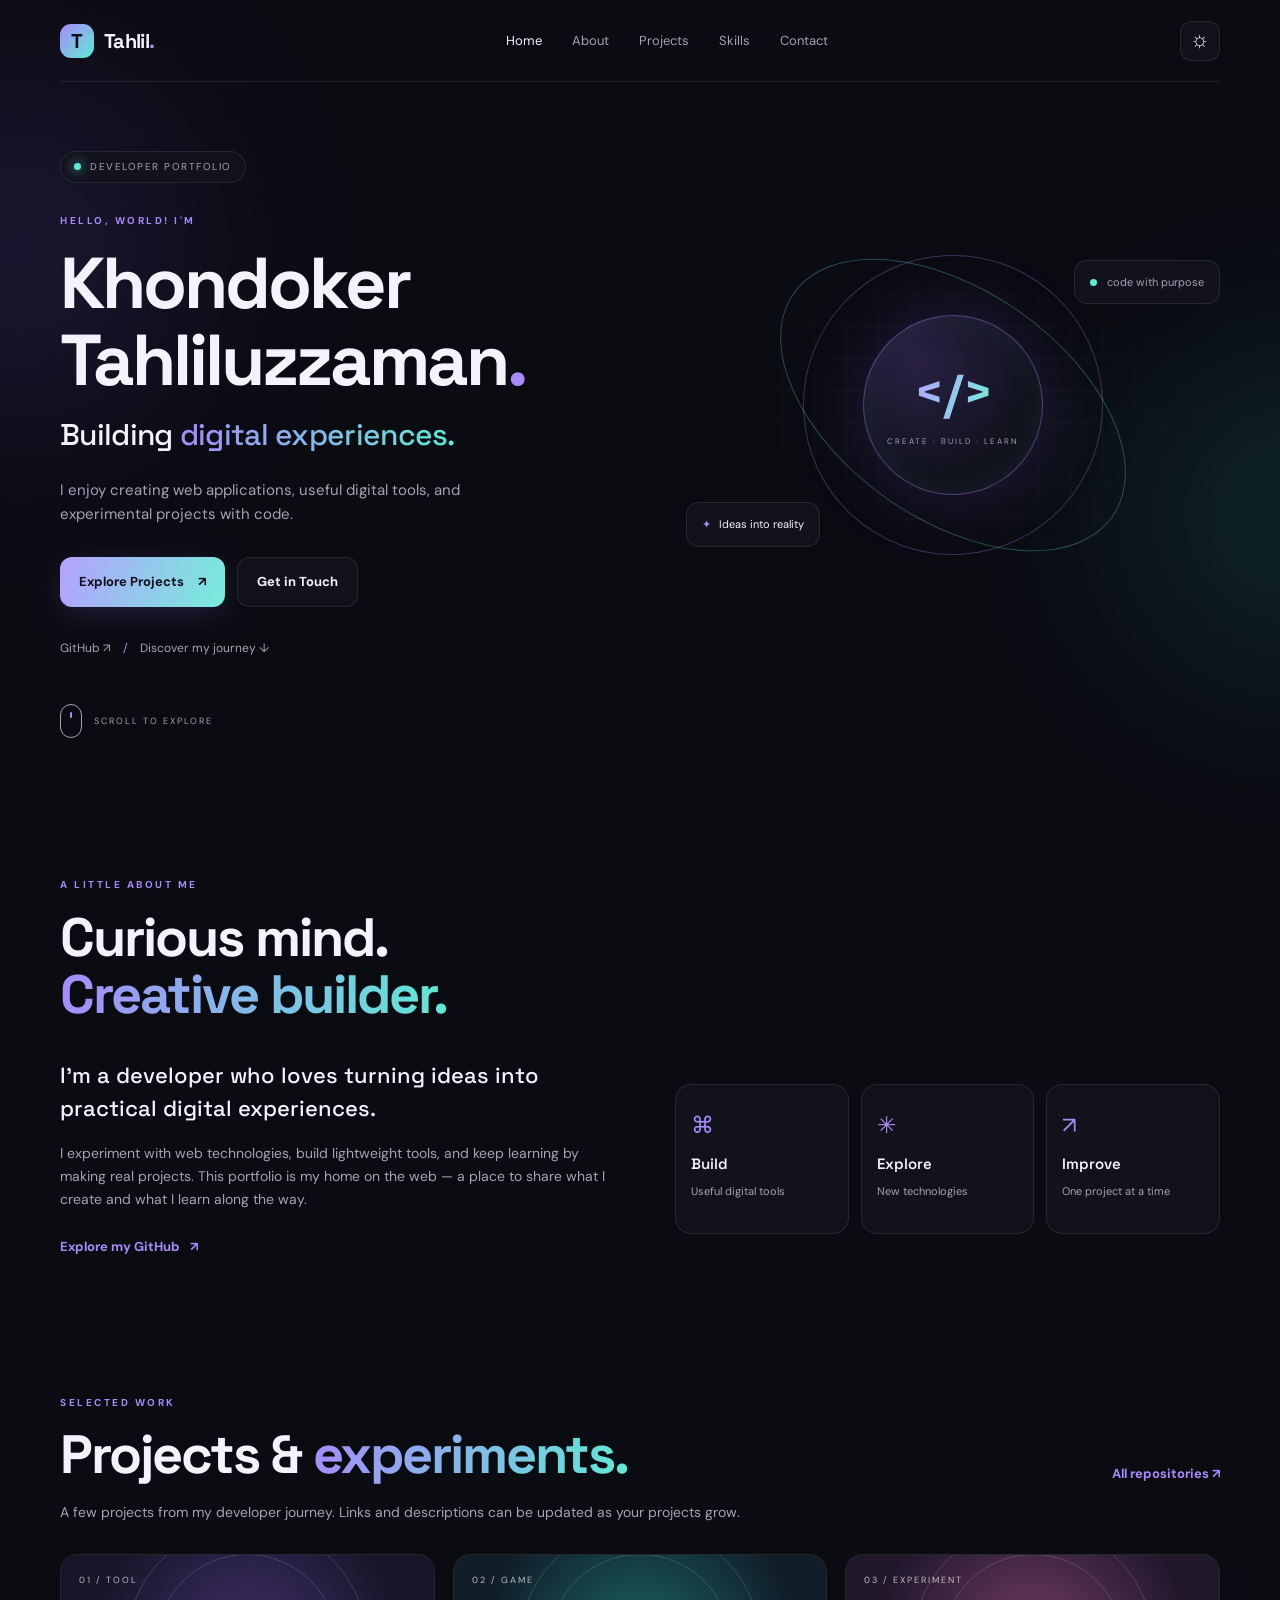
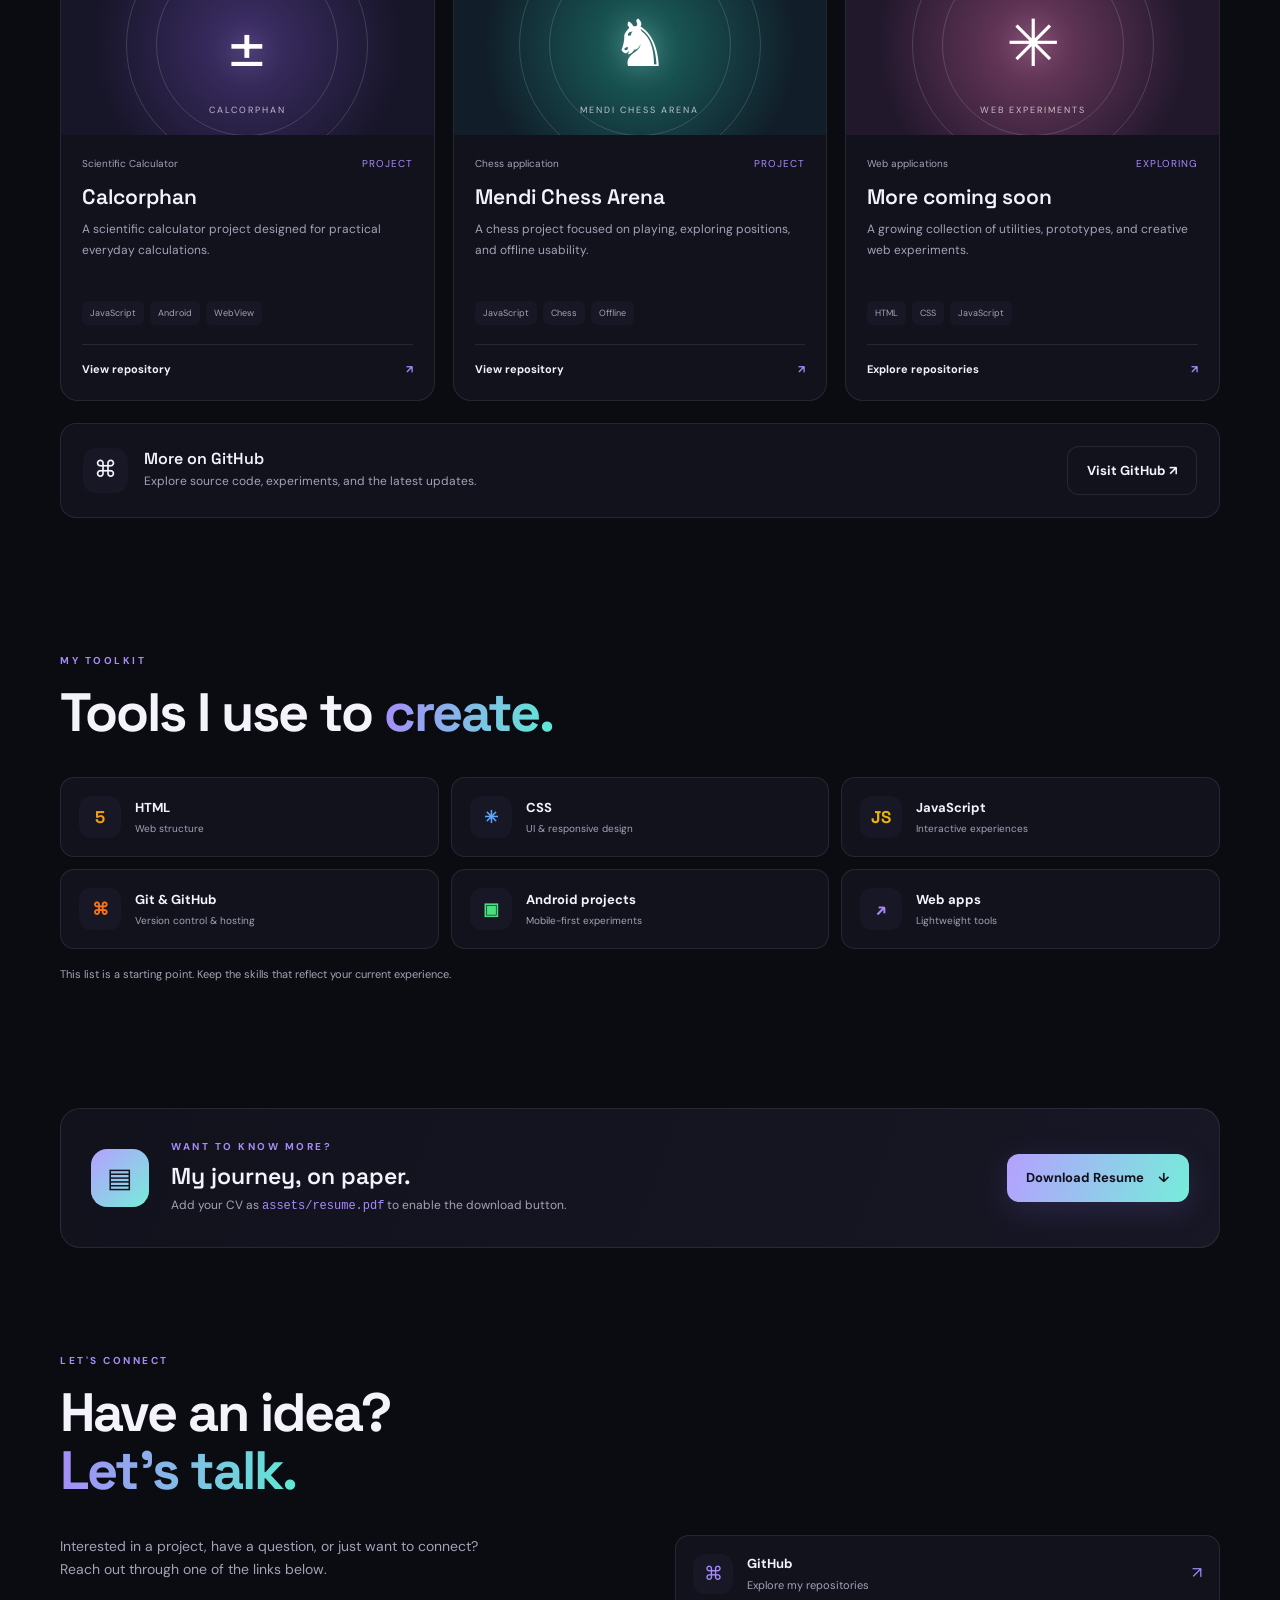
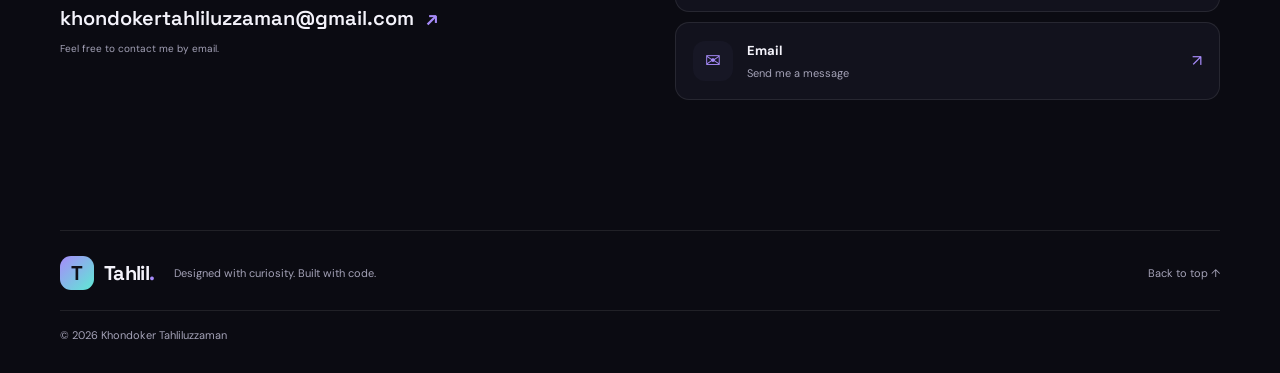
<file: index-1.html>
<!DOCTYPE html>
<html lang="en">
<head>
  <meta charset="UTF-8">
  <meta name="viewport" content="width=device-width, initial-scale=1.0">
  <meta name="theme-color" content="#0b0b12">
  <meta name="description" content="The personal developer portfolio of Khondoker Tahliluzzaman. Explore projects, skills and experiments.">
  <title>Khondoker Tahliluzzaman | Developer Portfolio</title>
  <link rel="preconnect" href="https://fonts.googleapis.com">
  <link rel="preconnect" href="https://fonts.gstatic.com" crossorigin>
  <link href="https://fonts.googleapis.com/css2?family=DM+Sans:wght@400;500;600;700&family=Space+Grotesk:wght@400;500;600;700&display=swap" rel="stylesheet">
  <link rel="stylesheet" href="styles.css">
  <script src="script.js" defer></script>
</head>
<body>
  <div class="ambient ambient-one"></div>
  <div class="ambient ambient-two"></div>

  <header class="navbar">
    <a class="logo" href="#home" aria-label="Khondoker Tahliluzzaman home">
      <span class="logo-mark">T</span><span>Tahlil<span class="accent">.</span></span>
    </a>
    <button class="menu-toggle" id="menu-toggle" aria-label="Toggle navigation" aria-expanded="false">
      <span></span><span></span><span></span>
    </button>
    <nav class="nav-links" id="nav-links">
      <a href="#home" class="nav-link active">Home</a>
      <a href="#about" class="nav-link">About</a>
      <a href="#projects" class="nav-link">Projects</a>
      <a href="#skills" class="nav-link">Skills</a>
      <a href="#contact" class="nav-link">Contact</a>
    </nav>
    <button class="theme-toggle" id="theme-toggle" aria-label="Switch color theme" title="Switch theme">
      <span id="theme-icon">☼</span>
    </button>
  </header>

  <main>
    <section class="hero section" id="home">
      <div class="hero-content reveal">
        <div class="status-pill"><span class="status-dot"></span> DEVELOPER PORTFOLIO</div>
        <p class="eyebrow">HELLO, WORLD! I'M</p>
        <h1>Khondoker Tahliluzzaman<span class="accent">.</span></h1>
        <h2 class="hero-subtitle">Building <span class="gradient-text">digital experiences.</span></h2>
        <p class="hero-description">I enjoy creating web applications, useful digital tools, and experimental projects with code.</p>
        <div class="hero-actions">
          <a href="#projects" class="btn btn-primary">Explore Projects <span>↗</span></a>
          <a href="#contact" class="btn btn-secondary">Get in Touch</a>
        </div>
        <div class="hero-socials">
          <a href="https://github.com/Tahliluzzaman" target="_blank" rel="noopener noreferrer">GitHub ↗</a>
          <span class="social-separator">/</span><a href="#about">Discover my journey ↓</a>
        </div>
      </div>
      <div class="hero-visual reveal" aria-label="Decorative digital illustration">
        <div class="orbit orbit-one"></div><div class="orbit orbit-two"></div>
        <div class="visual-core"><span class="core-symbol">&lt;/&gt;</span><span class="core-caption">CREATE · BUILD · LEARN</span></div>
        <div class="float-card card-code"><span class="mini-dot"></span> code with purpose</div>
        <div class="float-card card-build">✦ <span>Ideas into reality</span></div>
        <div class="visual-grid"></div>
      </div>
      <a class="scroll-cue" href="#about"><span></span> SCROLL TO EXPLORE</a>
    </section>

    <section class="section content-section" id="about">
      <div class="section-heading reveal"><p class="eyebrow">A LITTLE ABOUT ME</p><h2>Curious mind.<br><span class="gradient-text">Creative builder.</span></h2></div>
      <div class="about-layout">
        <div class="about-copy reveal">
          <p class="lead">I’m a developer who loves turning ideas into practical digital experiences.</p>
          <p>I experiment with web technologies, build lightweight tools, and keep learning by making real projects. This portfolio is my home on the web — a place to share what I create and what I learn along the way.</p>
          <a class="text-link" href="https://github.com/Tahliluzzaman" target="_blank" rel="noopener noreferrer">Explore my GitHub <span>↗</span></a>
        </div>
        <div class="about-stats reveal">
          <div class="stat-card"><span class="stat-icon">⌘</span><strong>Build</strong><span>Useful digital tools</span></div>
          <div class="stat-card"><span class="stat-icon">✳</span><strong>Explore</strong><span>New technologies</span></div>
          <div class="stat-card"><span class="stat-icon">↗</span><strong>Improve</strong><span>One project at a time</span></div>
        </div>
      </div>
    </section>

    <section class="section content-section" id="projects">
      <div class="section-heading section-heading-row reveal">
        <div><p class="eyebrow">SELECTED WORK</p><h2>Projects & <span class="gradient-text">experiments.</span></h2></div>
        <a class="text-link" href="https://github.com/Tahliluzzaman?tab=repositories" target="_blank" rel="noopener noreferrer">All repositories ↗</a>
      </div>
      <p class="section-intro reveal">A few projects from my developer journey. Links and descriptions can be updated as your projects grow.</p>
      <div class="project-grid" id="project-grid">
        <article class="project-card reveal">
          <div class="project-art art-calculator"><span class="art-label">01 / TOOL</span><span class="art-symbol">±</span><span class="art-caption">CALCORPHAN</span></div>
          <div class="project-info"><div class="project-meta"><span>Scientific Calculator</span><span class="project-status">PROJECT</span></div><h3>Calcorphan</h3><p>A scientific calculator project designed for practical everyday calculations.</p><div class="tag-list"><span>JavaScript</span><span>Android</span><span>WebView</span></div><a class="project-link" href="https://github.com/Tahliluzzaman/Calcorphan" target="_blank" rel="noopener noreferrer">View repository <span>↗</span></a></div>
        </article>
        <article class="project-card reveal">
          <div class="project-art art-chess"><span class="art-label">02 / GAME</span><span class="art-symbol">♞</span><span class="art-caption">MENDI CHESS ARENA</span></div>
          <div class="project-info"><div class="project-meta"><span>Chess application</span><span class="project-status">PROJECT</span></div><h3>Mendi Chess Arena</h3><p>A chess project focused on playing, exploring positions, and offline usability.</p><div class="tag-list"><span>JavaScript</span><span>Chess</span><span>Offline</span></div><a class="project-link" href="https://github.com/Tahliluzzaman/personal-chess-toolkit" target="_blank" rel="noopener noreferrer">View repository <span>↗</span></a></div>
        </article>
        <article class="project-card reveal">
          <div class="project-art art-lab"><span class="art-label">03 / EXPERIMENT</span><span class="art-symbol">✳</span><span class="art-caption">WEB EXPERIMENTS</span></div>
          <div class="project-info"><div class="project-meta"><span>Web applications</span><span class="project-status">EXPLORING</span></div><h3>More coming soon</h3><p>A growing collection of utilities, prototypes, and creative web experiments.</p><div class="tag-list"><span>HTML</span><span>CSS</span><span>JavaScript</span></div><a class="project-link" href="https://github.com/Tahliluzzaman?tab=repositories" target="_blank" rel="noopener noreferrer">Explore repositories <span>↗</span></a></div>
        </article>
      </div>
      <div class="github-cta reveal"><div class="github-cta-icon">⌘</div><div><h3>More on GitHub</h3><p>Explore source code, experiments, and the latest updates.</p></div><a class="btn btn-secondary" href="https://github.com/Tahliluzzaman" target="_blank" rel="noopener noreferrer">Visit GitHub ↗</a></div>
    </section>

    <section class="section content-section" id="skills">
      <div class="section-heading reveal"><p class="eyebrow">MY TOOLKIT</p><h2>Tools I use to <span class="gradient-text">create.</span></h2></div>
      <div class="skills-grid reveal">
        <div class="skill-item"><span class="skill-icon html-icon">5</span><div><strong>HTML</strong><small>Web structure</small></div></div>
        <div class="skill-item"><span class="skill-icon css-icon">✳</span><div><strong>CSS</strong><small>UI & responsive design</small></div></div>
        <div class="skill-item"><span class="skill-icon js-icon">JS</span><div><strong>JavaScript</strong><small>Interactive experiences</small></div></div>
        <div class="skill-item"><span class="skill-icon git-icon">⌘</span><div><strong>Git & GitHub</strong><small>Version control & hosting</small></div></div>
        <div class="skill-item"><span class="skill-icon android-icon">▣</span><div><strong>Android projects</strong><small>Mobile-first experiments</small></div></div>
        <div class="skill-item"><span class="skill-icon pwa-icon">↗</span><div><strong>Web apps</strong><small>Lightweight tools</small></div></div>
      </div>
      <p class="skill-note">This list is a starting point. Keep the skills that reflect your current experience.</p>
    </section>

    <section class="section resume-section" id="resume">
      <div class="resume-panel reveal"><div class="resume-icon">▤</div><div class="resume-copy"><p class="eyebrow">WANT TO KNOW MORE?</p><h2>My journey, on paper.</h2><p>Add your CV as <code>assets/resume.pdf</code> to enable the download button.</p></div><a class="btn btn-primary" href="assets/resume.pdf" download>Download Resume <span>↓</span></a></div>
    </section>

    <section class="section content-section contact-section" id="contact">
      <div class="section-heading reveal"><p class="eyebrow">LET'S CONNECT</p><h2>Have an idea?<br><span class="gradient-text">Let's talk.</span></h2></div>
      <div class="contact-layout">
        <div class="contact-copy reveal"><p>Interested in a project, have a question, or just want to connect? Reach out through one of the links below.</p><a class="contact-email" href="mailto:khondokertahliluzzaman@gmail.com">khondokertahliluzzaman@gmail.com <span>↗</span></a><p class="email-note">Feel free to contact me by email.</p></div>
        <div class="contact-links reveal"><a href="https://github.com/Tahliluzzaman" target="_blank" rel="noopener noreferrer"><span class="contact-link-icon">⌘</span><span><strong>GitHub</strong><small>Explore my repositories</small></span><span class="contact-arrow">↗</span></a><a href="mailto:khondokertahliluzzaman@gmail.com"><span class="contact-link-icon">✉</span><span><strong>Email</strong><small>Send me a message</small></span><span class="contact-arrow">↗</span></a></div>
      </div>
    </section>
  </main>

  <footer class="footer"><a class="logo" href="#home"><span class="logo-mark">T</span><span>Tahlil<span class="accent">.</span></span></a><p>Designed with curiosity. Built with code.</p><a href="#home" class="back-top">Back to top ↑</a><span class="copyright">© <span id="year"></span> Khondoker Tahliluzzaman</span></footer>
</body>
</html>
</file>
<file: styles.css>
/* Premium Developer Portfolio */
:root{color-scheme:dark;--bg:#0b0b12;--surface:#12121d;--surface2:#171725;--text:#f4f3fb;--muted:#a4a2b7;--line:rgba(255,255,255,.09);--accent:#a78bfa;--accent2:#5eead4;--shadow:0 24px 80px rgba(0,0,0,.22)}
:root[data-theme="light"]{color-scheme:light;--bg:#f7f7fb;--surface:#fff;--surface2:#efeff8;--text:#171725;--muted:#65657b;--line:rgba(24,24,45,.12);--accent:#7551d9;--accent2:#0d9e91;--shadow:0 24px 70px rgba(39,32,70,.09)}
*{box-sizing:border-box;margin:0;padding:0}html{scroll-behavior:smooth;scroll-padding-top:90px}body{font-family:"DM Sans",sans-serif;background:var(--bg);color:var(--text);line-height:1.65;overflow-x:hidden;transition:background .3s,color .3s}a{color:inherit;text-decoration:none}button{font:inherit}.accent{color:var(--accent)}.gradient-text{background:linear-gradient(100deg,var(--accent),var(--accent2));-webkit-background-clip:text;background-clip:text;color:transparent}.ambient{position:absolute;pointer-events:none;border-radius:50%;filter:blur(100px);opacity:.14;z-index:-1}.ambient-one{width:340px;height:340px;background:#865dff;top:80px;left:-150px}.ambient-two{width:330px;height:330px;background:#20cbb5;top:350px;right:-180px}
.navbar{height:82px;max-width:1160px;width:calc(100% - 48px);margin:auto;display:flex;align-items:center;justify-content:space-between;border-bottom:1px solid var(--line);position:relative;z-index:10}.logo{display:flex;align-items:center;gap:10px;font:700 20px "Space Grotesk",sans-serif;letter-spacing:-.7px}.logo-mark{display:grid;place-items:center;width:34px;height:34px;border-radius:11px;background:linear-gradient(135deg,#a78bfa,#5eead4);color:#10101a;font-weight:700}.nav-links{display:flex;align-items:center;gap:30px}.nav-link{font-size:13px;color:var(--muted);transition:color .2s}.nav-link:hover,.nav-link.active{color:var(--text)}.theme-toggle,.menu-toggle{width:40px;height:40px;border:1px solid var(--line);border-radius:12px;background:var(--surface);color:var(--text);cursor:pointer;font-size:22px;display:grid;place-items:center}.menu-toggle{display:none}.section{max-width:1160px;width:calc(100% - 48px);margin:0 auto}.hero{min-height:690px;display:grid;grid-template-columns:1.08fr .92fr;align-items:center;position:relative;padding-top:50px;padding-bottom:95px}.hero-content{position:relative;z-index:2}.status-pill{display:inline-flex;align-items:center;gap:9px;border:1px solid var(--line);border-radius:50px;padding:7px 13px;font-size:10px;letter-spacing:1.5px;color:var(--muted);margin-bottom:30px;background:var(--surface)}.status-dot{width:7px;height:7px;background:#5eead4;border-radius:50%;box-shadow:0 0 12px #5eead4}.eyebrow{font-size:10px;letter-spacing:2.5px;font-weight:700;color:var(--accent);margin-bottom:15px}.hero h1,.section-heading h2{font:700 clamp(42px,6vw,72px)/1.07 "Space Grotesk",sans-serif;letter-spacing:-3px}.hero-subtitle{font:500 clamp(20px,2.8vw,30px)/1.4 "Space Grotesk",sans-serif;letter-spacing:-.7px;margin-top:15px}.hero-description{color:var(--muted);max-width:480px;margin-top:22px;font-size:15px}.hero-actions{display:flex;gap:12px;flex-wrap:wrap;margin-top:30px}.btn{display:inline-flex;align-items:center;justify-content:center;gap:14px;padding:13px 19px;border-radius:12px;font-size:13px;font-weight:700;transition:transform .2s,box-shadow .2s,border-color .2s}.btn:hover{transform:translateY(-3px)}.btn-primary{color:#11101b;background:linear-gradient(110deg,#b5a0ff,#75edda);box-shadow:0 8px 30px rgba(137,118,240,.17)}.btn-primary:hover{box-shadow:0 12px 34px rgba(137,118,240,.28)}.btn-secondary{border:1px solid var(--line);background:var(--surface);color:var(--text)}.hero-socials{display:flex;gap:12px;align-items:center;margin-top:32px;font-size:12px;color:var(--muted)}.hero-socials a:hover,.text-link:hover{color:var(--accent)}.social-separator{color:var(--accent)}
.hero-visual{height:420px;position:relative;display:grid;place-items:center}.visual-grid{position:absolute;inset:35px 0;background-image:linear-gradient(var(--line) 1px,transparent 1px),linear-gradient(90deg,var(--line) 1px,transparent 1px);background-size:32px 32px;mask-image:radial-gradient(ellipse,black,transparent 70%);opacity:.6}.orbit{position:absolute;border:1px solid rgba(167,139,250,.3);border-radius:50%;transform:rotate(-25deg)}.orbit-one{width:300px;height:300px}.orbit-two{width:390px;height:230px;border-color:rgba(94,234,212,.3);transform:rotate(35deg)}.visual-core{width:180px;height:180px;border-radius:50%;display:flex;flex-direction:column;align-items:center;justify-content:center;gap:12px;background:radial-gradient(circle at 30% 25%,#292044,#11121d 65%);border:1px solid rgba(167,139,250,.4);box-shadow:0 0 75px rgba(138,92,246,.2),inset 0 0 35px rgba(94,234,212,.06);z-index:1;animation:float 5s ease-in-out infinite}.core-symbol{font:700 49px "Space Grotesk",sans-serif;background:linear-gradient(110deg,#b5a0ff,#75edda);-webkit-background-clip:text;background-clip:text;color:transparent}.core-caption{font-size:8px;letter-spacing:2px;color:var(--muted)}.float-card{position:absolute;z-index:2;border:1px solid var(--line);background:var(--surface);padding:12px 15px;border-radius:13px;box-shadow:var(--shadow);font-size:11px;color:var(--muted);animation:float 6s ease-in-out infinite}.card-code{top:65px;right:0}.mini-dot{display:inline-block;width:7px;height:7px;border-radius:50%;background:#5eead4;margin-right:7px}.card-build{bottom:68px;left:0;color:var(--accent)}.card-build span{color:var(--text);margin-left:5px}.scroll-cue{position:absolute;bottom:34px;left:0;display:flex;align-items:center;gap:12px;color:var(--muted);font-size:9px;letter-spacing:2px}.scroll-cue span{width:22px;height:34px;border:1px solid var(--muted);border-radius:20px;position:relative}.scroll-cue span:after{content:"";position:absolute;top:7px;left:9px;width:2px;height:6px;border-radius:3px;background:var(--accent);animation:scroll 1.6s infinite}
.content-section{padding-top:105px;padding-bottom:30px}.section-heading{margin-bottom:35px}.section-heading h2{font-size:clamp(36px,5vw,54px);letter-spacing:-2px}.about-layout{display:grid;grid-template-columns:1fr 1fr;gap:70px;align-items:center}.about-copy p{color:var(--muted);font-size:14px;margin-bottom:17px}.about-copy p.lead{font:500 22px/1.5 "Space Grotesk",sans-serif;color:var(--text)}.text-link{display:inline-flex;gap:10px;color:var(--accent);font-weight:700;font-size:13px;margin-top:8px}.about-stats{display:grid;grid-template-columns:repeat(3,1fr);gap:12px}.stat-card{background:var(--surface);border:1px solid var(--line);border-radius:16px;padding:22px 15px;min-height:150px;display:flex;flex-direction:column;gap:9px}.stat-icon{font-size:23px;color:var(--accent)}.stat-card strong{font:600 15px "Space Grotesk",sans-serif}.stat-card>span:last-child{font-size:11px;color:var(--muted)}
.section-heading-row{display:flex;align-items:flex-end;justify-content:space-between;gap:20px}.section-intro{color:var(--muted);font-size:14px;margin-top:-18px;margin-bottom:30px}.project-grid{display:grid;grid-template-columns:repeat(3,minmax(0,1fr));gap:18px}.project-card{border:1px solid var(--line);border-radius:18px;overflow:hidden;background:var(--surface);transition:transform .25s,border-color .25s,box-shadow .25s}.project-card:hover{transform:translateY(-6px);border-color:rgba(167,139,250,.5);box-shadow:var(--shadow)}.project-art{height:180px;position:relative;overflow:hidden;display:flex;align-items:center;justify-content:center}.project-art:before,.project-art:after{content:"";position:absolute;border:1px solid rgba(255,255,255,.15);border-radius:50%}.project-art:before{width:180px;height:180px}.project-art:after{width:240px;height:240px}.art-calculator{background:radial-gradient(circle at 50% 50%,#40306c,#171528 75%)}.art-chess{background:radial-gradient(circle at 50% 50%,#1a655f,#111e2a 75%)}.art-lab{background:radial-gradient(circle at 50% 50%,#753d63,#21182c 75%)}.art-label,.art-caption{position:absolute;font-size:9px;letter-spacing:2px;color:rgba(255,255,255,.7)}.art-label{top:18px;left:18px}.art-caption{bottom:17px}.art-symbol{font-size:65px;color:#fff;z-index:1;text-shadow:0 0 28px rgba(255,255,255,.3)}.project-info{padding:21px}.project-meta{display:flex;justify-content:space-between;gap:10px;color:var(--muted);font-size:10px}.project-status{color:var(--accent);letter-spacing:1px}.project-info h3{font:600 21px "Space Grotesk",sans-serif;margin-top:10px}.project-info p{color:var(--muted);font-size:12px;line-height:1.8;margin-top:9px;min-height:66px}.tag-list{display:flex;flex-wrap:wrap;gap:6px;margin-top:16px}.tag-list span{padding:5px 8px;border-radius:6px;background:var(--surface2);font-size:9px;color:var(--muted)}.project-link{display:flex;justify-content:space-between;border-top:1px solid var(--line);margin-top:19px;padding-top:15px;font-size:11px;font-weight:700}.project-link span{color:var(--accent)}.github-cta{margin-top:22px;padding:22px;border:1px solid var(--line);border-radius:16px;background:var(--surface);display:flex;align-items:center;gap:16px}.github-cta-icon{width:45px;height:45px;border-radius:13px;display:grid;place-items:center;background:var(--surface2);font-size:23px}.github-cta>div:nth-child(2){flex:1}.github-cta h3{font:600 16px "Space Grotesk",sans-serif}.github-cta p{font-size:12px;color:var(--muted);margin-top:3px}
.skills-grid{display:grid;grid-template-columns:repeat(3,1fr);gap:12px}.skill-item{display:flex;align-items:center;gap:14px;border:1px solid var(--line);background:var(--surface);border-radius:14px;padding:18px}.skill-icon{width:42px;height:42px;border-radius:12px;display:grid;place-items:center;background:var(--surface2);font:700 17px "Space Grotesk",sans-serif}.html-icon{color:#f59e0b}.css-icon{color:#60a5fa}.js-icon{color:#eab308}.git-icon{color:#f97316}.android-icon{color:#4ade80}.pwa-icon{color:var(--accent)}.skill-item strong,.skill-item small{display:block}.skill-item strong{font-size:13px}.skill-item small{font-size:10px;color:var(--muted);margin-top:3px}.skill-note{font-size:11px;color:var(--muted);margin-top:16px}
.resume-section{padding-top:95px}.resume-panel{display:flex;align-items:center;gap:22px;padding:30px;border-radius:20px;border:1px solid var(--line);background:linear-gradient(110deg,var(--surface),var(--surface2));}.resume-icon{width:58px;height:58px;flex-shrink:0;display:grid;place-items:center;border-radius:16px;background:linear-gradient(135deg,#b5a0ff,#75edda);color:#151421;font-size:27px}.resume-copy{flex:1}.resume-copy .eyebrow{margin-bottom:5px}.resume-copy h2{font:600 23px "Space Grotesk",sans-serif}.resume-copy p:last-child{font-size:12px;color:var(--muted);margin-top:5px}.resume-copy code{color:var(--accent)}
.contact-layout{display:grid;grid-template-columns:1fr 1fr;gap:70px}.contact-copy>p{font-size:14px;color:var(--muted);max-width:420px}.contact-email{display:inline-flex;gap:12px;align-items:center;font:600 clamp(15px,2vw,20px) "Space Grotesk",sans-serif;margin-top:24px;overflow-wrap:anywhere}.contact-email span{color:var(--accent)}.contact-copy .email-note{font-size:10px;margin-top:8px}.contact-links{display:flex;flex-direction:column;gap:10px}.contact-links>a{display:flex;align-items:center;gap:14px;padding:17px;border:1px solid var(--line);border-radius:14px;background:var(--surface);transition:border-color .2s}.contact-links>a:hover{border-color:var(--accent)}.contact-link-icon{width:40px;height:40px;border-radius:12px;background:var(--surface2);display:grid;place-items:center;font-size:19px;color:var(--accent)}.contact-links>a>span:nth-child(2){flex:1}.contact-links strong,.contact-links small{display:block}.contact-links strong{font-size:13px}.contact-links small{font-size:11px;color:var(--muted);margin-top:2px}.contact-arrow{color:var(--accent)}
.footer{max-width:1160px;width:calc(100% - 48px);margin:100px auto 0;padding:25px 0 30px;border-top:1px solid var(--line);display:flex;align-items:center;gap:20px;flex-wrap:wrap}.footer p,.copyright,.back-top{font-size:11px;color:var(--muted)}.footer p{flex:1}.back-top:hover{color:var(--accent)}.copyright{width:100%;padding-top:15px;border-top:1px solid var(--line)}
.reveal{opacity:0;transform:translateY(18px);transition:opacity .7s ease,transform .7s ease}.reveal.visible{opacity:1;transform:translateY(0)}@keyframes float{0%,100%{transform:translateY(0)}50%{transform:translateY(-12px)}}@keyframes scroll{0%{opacity:0;transform:translateY(0)}40%{opacity:1}100%{opacity:0;transform:translateY(10px)}}
@media(max-width:900px){.hero{grid-template-columns:1fr .8fr;min-height:620px}.hero-visual{transform:scale(.85)}.about-layout{gap:35px}.about-stats{grid-template-columns:1fr}.stat-card{min-height:unset;display:grid;grid-template-columns:30px 1fr;align-items:center;padding:13px}.stat-card>span:last-child{grid-column:2}.project-grid{grid-template-columns:repeat(2,minmax(0,1fr))}.project-card:last-child{display:none}.contact-layout{gap:35px}}
@media(max-width:680px){.navbar,.section,.footer{width:calc(100% - 36px)}.navbar{height:72px}.menu-toggle{display:flex;flex-direction:column;align-items:center;justify-content:center;gap:5px;order:3}.menu-toggle span{width:17px;height:2px;background:var(--text);border-radius:2px}.theme-toggle{margin-left:auto;margin-right:10px}.nav-links{display:none;position:absolute;top:64px;left:0;right:0;padding:13px;background:var(--surface);border:1px solid var(--line);border-radius:15px;box-shadow:var(--shadow);flex-direction:column;align-items:stretch;gap:0}.nav-links.open{display:flex}.nav-link{padding:12px}.hero{grid-template-columns:1fr;padding-top:75px;padding-bottom:100px;min-height:unset}.hero h1{font-size:clamp(39px,10vw,57px);letter-spacing:-2.5px;overflow-wrap:anywhere}.hero-subtitle{font-size:23px}.hero-description{font-size:14px}.hero-visual{height:320px;transform:scale(.82);margin:5px -20px -5px}.orbit-one{width:250px;height:250px}.orbit-two{width:320px;height:190px}.visual-core{width:155px;height:155px}.card-code{right:2px;top:38px}.card-build{left:0;bottom:36px}.scroll-cue{bottom:30px}.content-section{padding-top:75px}.section-heading h2{font-size:clamp(35px,8vw,46px)}.about-layout,.contact-layout{grid-template-columns:1fr;gap:30px}.about-stats{grid-template-columns:repeat(3,1fr)}.stat-card{display:flex;align-items:flex-start;padding:14px 10px;gap:6px}.stat-card>span:last-child{font-size:10px}.section-heading-row{align-items:flex-start;flex-direction:column}.section-heading-row .text-link{margin-top:-15px}.project-grid{grid-template-columns:1fr}.project-card:last-child{display:block}.project-art{height:170px}.project-info p{min-height:unset}.github-cta{flex-wrap:wrap;padding:18px}.github-cta>div:nth-child(2){min-width:calc(100% - 70px)}.github-cta .btn{width:100%}.skills-grid{grid-template-columns:repeat(2,minmax(0,1fr));gap:9px}.skill-item{padding:13px 10px;gap:9px}.skill-icon{width:34px;height:34px;flex-shrink:0;font-size:14px}.skill-item strong{font-size:11px}.skill-item small{font-size:9px}.resume-section{padding-top:65px}.resume-panel{align-items:flex-start;flex-wrap:wrap;padding:22px}.resume-copy{width:calc(100% - 80px);flex:unset}.resume-copy h2{font-size:20px}.resume-panel>.btn{width:100%}.footer{margin-top:70px;gap:13px}.footer p{flex-basis:100%;order:3}.copyright{order:4}.back-top{margin-left:auto}}
@media(prefers-reduced-motion:reduce){*,*::before,*::after{scroll-behavior:auto!important;animation-duration:.01ms!important;animation-iteration-count:1!important;transition-duration:.01ms!important}.reveal{opacity:1;transform:none}}
</file>
